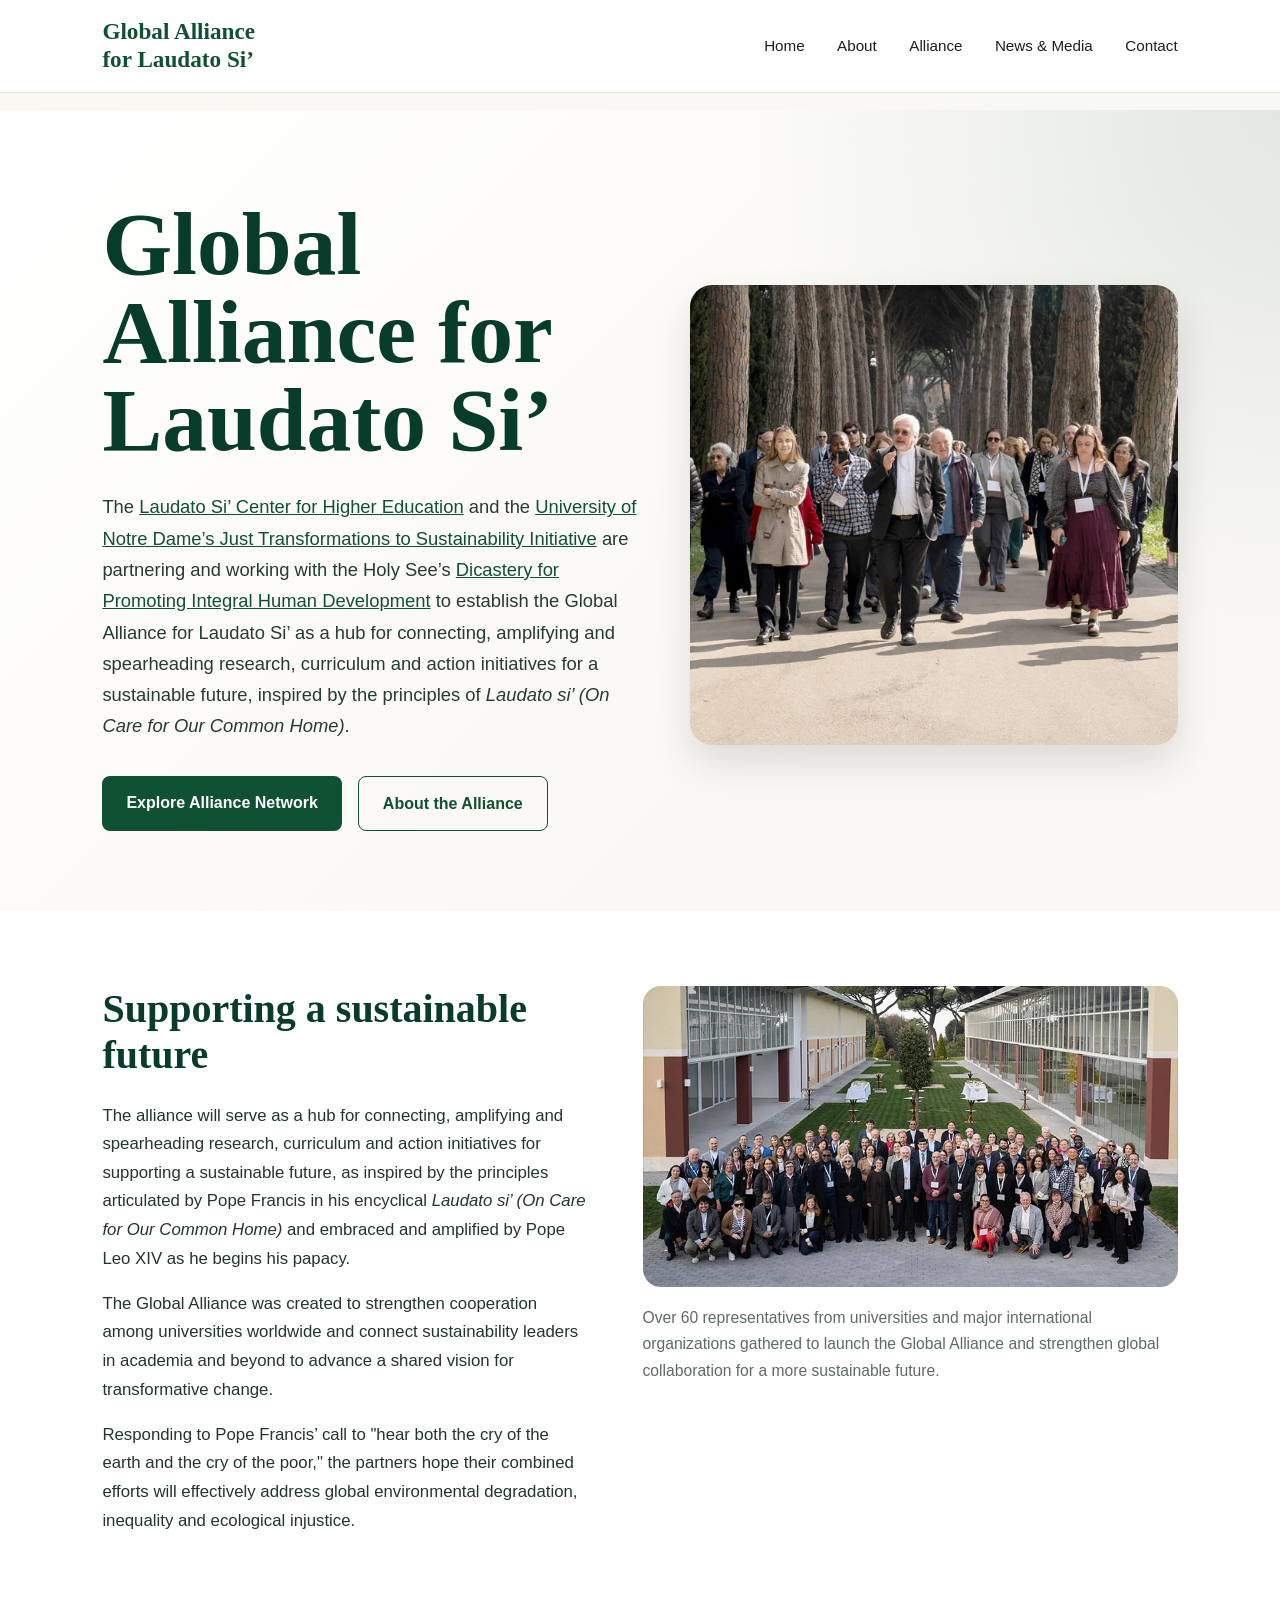
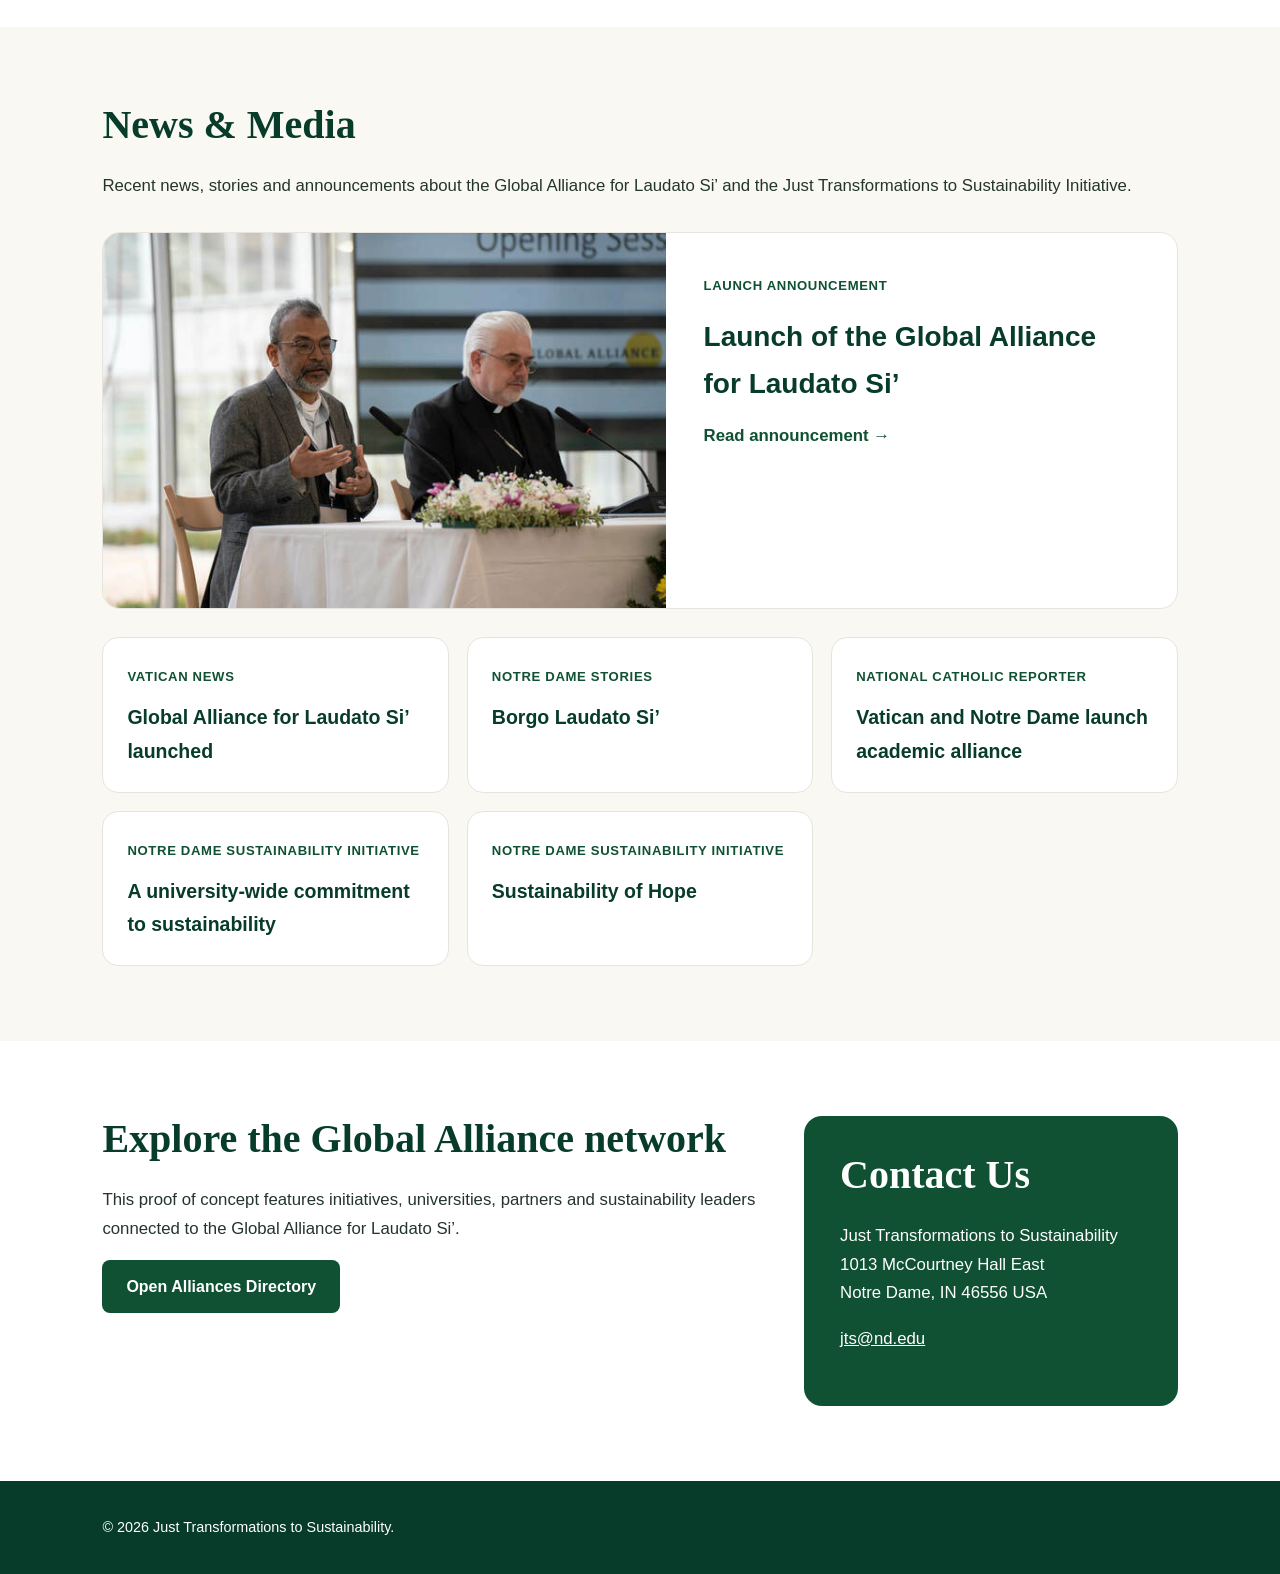
<file: index.html>
<!DOCTYPE html>
<html lang="en">
<head>
  <meta charset="UTF-8" />
  <meta name="viewport" content="width=device-width, initial-scale=1.0" />
  <title>Global Alliance for Laudato Si’</title>
  <link rel="stylesheet" href="assets/css/style.css" />
</head>

<body>
  <header class="site-header">
    <a class="logo" href="/">
      Global Alliance<br>for Laudato Si’
    </a>
    <nav>
      <a href="/">Home</a>
      <a href="#about">About</a>
      <a href="initiatives.html">Alliance</a>
      <a href="#news">News & Media</a>
      <a href="#contact">Contact</a>
    </nav>
  </header>

  <main>

    <section class="hero hero-split">
      <div class="hero-content">
        <div class="hero-text">
          <h1>Global Alliance for Laudato Si’</h1>

          
          
          <p>
            The
            <a href="https://www.laudatosi.va/" target="_blank" rel="noopener">Laudato Si’ Center for Higher Education</a>
            and the
            <a href="https://sustainabilityinitiative.nd.edu/" target="_blank" rel="noopener">University of Notre Dame’s Just Transformations to Sustainability Initiative</a>
            are partnering and working with the Holy See’s
            <a href="https://www.humandevelopment.va/en.html" target="_blank" rel="noopener">Dicastery for Promoting Integral Human Development</a>
            to establish the Global Alliance for Laudato Si’ as a hub for connecting,
            amplifying and spearheading research, curriculum and action initiatives for
            a sustainable future, inspired by the principles of
            <em>Laudato si’ (On Care for Our Common Home)</em>.
            </p>

          <div class="buttons">
            <a class="button" href="initiatives.html">Explore Alliance Network</a>
            <a class="button secondary" href="#about">About the Alliance</a>
          </div>
        </div>

        <div class="hero-image">
          <img src="assets/images/photo-walking-1200.webp"
               alt="Participants walking together at Borgo Laudato Si’">
        </div>
      </div>
    </section>

    <section id="about" class="section-white about-section">
      <div class="content about-grid">

        <div class="about-text">
          <h2>Supporting a sustainable future</h2>

          <p>
            The alliance will serve as a hub for connecting, amplifying and
            spearheading research, curriculum and action initiatives for supporting
            a sustainable future, as inspired by the principles articulated by Pope
            Francis in his encyclical <em>Laudato si’ (On Care for Our Common Home)</em>
            and embraced and amplified by Pope Leo XIV as he begins his papacy.
          </p>

          <p>
            The Global Alliance was created to strengthen cooperation among
            universities worldwide and connect sustainability leaders in academia
            and beyond to advance a shared vision for transformative change.
          </p>

          <p>
            Responding to Pope Francis’ call to "hear both the cry of the earth and
            the cry of the poor," the partners hope their combined efforts will
            effectively address global environmental degradation, inequality and
            ecological injustice.
          </p>
        </div>

        <div class="about-visual">
          <img src="assets/images/photo-borgo-group2-800.webp"
               alt="Representatives gathered for the launch of the Global Alliance for Laudato Si’">

          <p class="about-caption">
            Over 60 representatives from universities and major international
             organizations gathered to launch the Global Alliance and strengthen global
             collaboration for a more sustainable future.
          </p>
        </div>

      </div>
    </section>

    <section id="news">
      <div class="content">
        <h2>News & Media</h2>

        <p>
          Recent news, stories and announcements about the Global Alliance for Laudato Si’
          and the Just Transformations to Sustainability Initiative.
        </p>

        <a class="featured-news"
           href="https://sustainabilityinitiative.nd.edu/news-and-media/news/notre-dame-partners-with-vatican-to-establish-global-alliance-dedicated-to-integral-ecology-and-global-sustainability/"
           target="_blank"
           rel="noopener">

          <img src="assets/images/ale9255.jpg"
               alt="Opening session of the Global Alliance for Laudato Si’">

          <div>
            <span>Launch Announcement</span>
            <h3>Launch of the Global Alliance for Laudato Si’</h3>
            <p>Read announcement →</p>
          </div>
        </a>

        <div class="news-grid">

          <a class="news-card"
             href="https://www.vaticannews.va/en/vatican-city/news/2026-03/global-alliance-laudato-si-village-university-of-notre-dame.html"
             target="_blank"
             rel="noopener">
            <span>Vatican News</span>
            <h3>Global Alliance for Laudato Si’ launched</h3>
          </a>

          <a class="news-card"
             href="https://stories.nd.edu/stories/borgo/"
             target="_blank"
             rel="noopener">
            <span>Notre Dame Stories</span>
            <h3>Borgo Laudato Si’</h3>
          </a>

          <a class="news-card"
             href="https://www.ncronline.org/news/vatican-notre-dame-launch-academic-alliance-find-solutions-ecological-crises"
             target="_blank"
             rel="noopener">
            <span>National Catholic Reporter</span>
            <h3>Vatican and Notre Dame launch academic alliance</h3>
          </a>

          <a class="news-card"
             href="https://sustainabilityinitiative.nd.edu/news-and-media/news/a-university-wide-commitment-sustainability-in-research-and-practice-at-notre-dame/"
             target="_blank"
             rel="noopener">
            <span>Notre Dame Sustainability Initiative</span>
            <h3>A university-wide commitment to sustainability</h3>
          </a>

          <a class="news-card"
             href="https://sustainabilityinitiative.nd.edu/news-and-media/news/sustainability-of-hope-envisioning-a-new-horizon-for-planetary-flourishing/"
             target="_blank"
             rel="noopener">
            <span>Notre Dame Sustainability Initiative</span>
            <h3>Sustainability of Hope</h3>
          </a>

        </div>
      </div>
    </section>

    <section id="initiatives" class="section-white">
      <div class="content split">

        <div>
          <h2>Explore the Global Alliance network</h2>

          <p>
            This proof of concept features initiatives, universities, partners and
            sustainability leaders connected to the Global Alliance for Laudato Si’.
          </p>

          <a class="button" href="initiatives.html">
            Open Alliances Directory
          </a>
        </div>

        <div id="contact" class="contact-card">
          <h2>Contact Us</h2>

          <p>
            Just Transformations to Sustainability<br>
            1013 McCourtney Hall East<br>
            Notre Dame, IN 46556 USA
          </p>

          <p>
            <a href="mailto:jts@nd.edu">jts@nd.edu</a>
          </p>
        </div>

      </div>
    </section>

  </main>

  <footer>
    © 2026 Just Transformations to Sustainability.
  </footer>

</body>
</html>
</file>
<file: assets/css/style.css>
:root {
  --green: #0f5132;
  --green-dark: #073b2a;
  --cream: #faf8f3;
  --text: #1e1e1e;
  --muted: #5e6b63;
  --border: #e7e4dd;
  --white: #ffffff;
}

html {
  scroll-behavior: smooth;
  scroll-padding-top: 150px;
}

* {
  box-sizing: border-box;
}

body {
  margin: 0;
  font-family: Arial, sans-serif;
  color: var(--text);
  background: var(--cream);
  line-height: 1.7;
}

main {
  padding-top: 110px;
}

.site-header {
  background: rgba(255, 255, 255, 0.96);
  border-bottom: 1px solid var(--border);
  padding: 18px 8%;
  display: flex;
  justify-content: space-between;
  align-items: center;
  position: fixed;
  top: 0;
  left: 0;
  width: 100%;
  z-index: 9999;
  backdrop-filter: blur(8px);
}

.logo {
  font-family: Georgia, "Times New Roman", serif;
  font-size: 1.45rem;
  font-weight: bold;
  color: var(--green);
  line-height: 1.2;
  text-decoration: none;
}

nav a {
  margin-left: 28px;
  text-decoration: none;
  color: var(--text);
  font-size: 0.95rem;
}

nav a:hover {
  color: var(--green);
}

section {
  padding: 75px 8%;
  scroll-margin-top: 150px;
}

.section-white {
  background: var(--white);
}

.content {
  max-width: 1280px;
  margin: 0 auto;
}

.hero {
  padding: 90px 8% 80px;
  background:
    radial-gradient(circle at top right, rgba(15, 81, 50, 0.10), transparent 35%),
    linear-gradient(135deg, #ffffff 0%, var(--cream) 70%);
}

.hero-split .hero-content {
  max-width: 1120px;
  margin: 0 auto;
  display: grid;
  grid-template-columns: 1.05fr 0.95fr;
  gap: 48px;
  align-items: center;
}

.hero-text {
  max-width: 720px;
}

.hero-image img {
  width: 100%;
  height: 460px;
  object-fit: cover;
  display: block;
  border-radius: 22px;
  box-shadow: 0 18px 40px rgba(0,0,0,0.12);
}

h1 {
  font-family: Georgia, "Times New Roman", serif;
  font-size: clamp(3rem, 7vw, 5.7rem);
  line-height: 0.98;
  color: var(--green-dark);
  margin: 0 0 28px;
}

h2 {
  font-family: Georgia, "Times New Roman", serif;
  font-size: 2.5rem;
  line-height: 1.15;
  color: var(--green-dark);
  margin: 0 0 24px;
}

p {
  font-size: 1.05rem;
  color: #23352d;
}

.hero p,
.page-hero p {
  max-width: 820px;
  font-size: 1.15rem;
  color: #263b32;
  margin-bottom: 34px;
}

a {
  color: var(--green);
}

.buttons {
  display: flex;
  gap: 16px;
  flex-wrap: wrap;
}

.button {
  display: inline-block;
  padding: 13px 24px;
  border-radius: 8px;
  background: var(--green);
  color: white;
  text-decoration: none;
  font-weight: bold;
}

.button.secondary {
  background: transparent;
  color: var(--green);
  border: 1px solid var(--green);
}

.split {
  display: grid;
  grid-template-columns: 1.4fr 0.8fr;
  gap: 48px;
  align-items: start;
}

.contact-card {
  background: var(--green);
  color: white;
  padding: 36px;
  border-radius: 18px;
}

.contact-card h2,
.contact-card p,
.contact-card a {
  color: white;
}

.contact-card a {
  text-decoration: underline;
}

/* ---------- About ---------- */

.about-grid {
  display: grid;
  grid-template-columns: 0.95fr 1.05fr;
  gap: 56px;
  align-items: start;
}

.about-visual img {
  width: 100%;
  display: block;
  border-radius: 18px;
  object-fit: cover;
}

.about-caption {
  margin-top: 18px;
  font-size: 0.98rem;
  color: var(--muted);
}

/* ---------- News ---------- */

.news-grid {
  display: grid;
  grid-template-columns: repeat(3, 1fr);
  gap: 18px;
  margin-top: 28px;
}

.news-card,
.featured-news {
  text-decoration: none;
  color: var(--text);
}

.news-card {
  display: block;
  background: var(--white);
  border: 1px solid var(--border);
  border-radius: 16px;
  padding: 24px;
  transition: transform 0.2s ease, box-shadow 0.2s ease;
}

.news-card:hover,
.featured-news:hover {
  transform: translateY(-3px);
  box-shadow: 0 12px 28px rgba(0,0,0,0.08);
}

.news-card span,
.featured-news span {
  color: var(--green);
  font-size: 0.82rem;
  font-weight: 700;
  text-transform: uppercase;
  letter-spacing: 0.05em;
}

.news-card h3 {
  margin: 12px 0 0;
  font-size: 1.22rem;
  color: var(--green-dark);
}

.featured-news {
  display: grid;
  grid-template-columns: 1.1fr 1fr;
  margin-top: 32px;
  background: var(--white);
  border: 1px solid var(--border);
  border-radius: 18px;
  overflow: hidden;
  transition: transform 0.2s ease, box-shadow 0.2s ease;
}

.featured-news img {
  width: 100%;
  height: 100%;
  min-height: 340px;
  object-fit: cover;
}

.featured-news div {
  padding: 38px;
}

.featured-news h3 {
  margin: 14px 0;
  font-size: 1.75rem;
  color: var(--green-dark);
}

.featured-news p {
  margin: 0;
  font-weight: 700;
  color: var(--green);
}

/* ---------- Alliance / Initiatives page ---------- */

.page-hero {
  padding: 70px 8%;
  background: linear-gradient(135deg, #ffffff 0%, var(--cream) 80%);
}

.page-hero h1 {
  font-size: clamp(2.8rem, 6vw, 4.8rem);
}

.directory-section {
  padding-top: 40px;
}

.directory-controls {
  display: grid;
  grid-template-columns: 1fr;
  gap: 24px;
  margin-bottom: 32px;
}

.stats {
  display: grid;
  grid-template-columns: repeat(3, 1fr);
  gap: 18px;
}

.stats div {
  background: #ffffff;
  border: 1px solid var(--border);
  border-radius: 14px;
  padding: 22px 20px;
  text-align: center;
}

.stats strong {
  display: block;
  font-size: 2rem;
  line-height: 1;
  color: var(--green);
  margin-bottom: 8px;
}

.stats span {
  font-size: 0.95rem;
  color: var(--muted);
}

.filters {
  display: grid;
  grid-template-columns: 2fr 1fr 1fr;
  gap: 14px;
}

.filters input,
.filters select {
  width: 100%;
  min-height: 48px;
  padding: 12px 14px;
  border: 1px solid var(--border);
  border-radius: 10px;
  background: #ffffff;
  font-size: 0.95rem;
}

.map-legend {
  display: flex;
  flex-wrap: wrap;
  gap: 18px;
  margin: 10px 0 16px;
  color: var(--muted);
  font-size: 0.95rem;
}

.legend-dot {
  display: inline-block;
  width: 12px;
  height: 12px;
  border-radius: 50%;
  margin-right: 7px;
}

.alliance-dot {
  background: #0f5132;
}

.initiative-dot {
  background: #b66a00;
}

.map-instruction {
  margin: 28px 0 14px;
  background: #ffffff;
  border: 1px solid var(--border);
  border-radius: 14px;
  padding: 16px 20px;
  color: var(--muted);
  font-weight: 600;
}

.map-full {
  background: #ffffff;
  border: 1px solid var(--border);
  border-radius: 18px;
  overflow: hidden;
}

#map,
.map-full #map {
  width: 100%;
  height: 520px;
  border-radius: 18px;
  background: #e9efe9;
}

.selected-card {
  margin-top: 28px;
  background: #ffffff;
  border: 1px solid var(--border);
  border-radius: 18px;
  padding: 32px;
}

.selected-card > p {
  margin: 0;
  color: var(--muted);
}

.initiative-detail-card h2 {
  margin-top: 6px;
  margin-bottom: 14px;
}

.card-kicker {
  color: var(--green);
  font-size: 0.78rem;
  font-weight: 700;
  letter-spacing: 0.08em;
  text-transform: uppercase;
}

.initiative-meta {
  display: flex;
  flex-wrap: wrap;
  gap: 8px;
  margin-bottom: 24px;
}

.initiative-meta span {
  background: #f3f0e8;
  border: 1px solid var(--border);
  border-radius: 999px;
  padding: 6px 11px;
  font-size: 0.88rem;
  color: #23352d;
}

.detail-block {
  margin-top: 22px;
}

.detail-block h3 {
  margin: 0 0 6px;
  color: var(--green);
  font-size: 1rem;
}

.detail-block p {
  margin: 0;
}

.detail-button {
  margin-top: 26px;
}

.note {
  color: var(--muted);
  font-size: 0.9rem;
  margin-top: 14px;
}

/* ---------- Individual map markers ---------- */

.custom-marker {
  width: 18px;
  height: 18px;
  border-radius: 50%;
  border: 2px solid #ffffff;
  box-shadow: 0 2px 6px rgba(0,0,0,.25);
}

.custom-marker.alliance {
  background: #0f5132;
}

.custom-marker.initiative {
  background: #b66a00;
}

/* ---------- Neutral map clusters ---------- */

.neutral-cluster-wrapper {
  background: transparent !important;
}

.neutral-cluster {
  width: 38px;
  height: 38px;
  border-radius: 50%;
  background: #f8f6f1;
  border: 1px solid #d8d2c5;
  color: #23352d;
  font-weight: 700;
  font-size: 14px;
  line-height: 36px;
  text-align: center;
  box-shadow: 0 2px 6px rgba(0,0,0,.14);
}

/* ---------- Cluster list panel ---------- */

.cluster-list {
  display: grid;
  gap: 10px;
  margin-top: 18px;
}

.cluster-item {
  width: 100%;
  text-align: left;
  background: #ffffff;
  border: 1px solid var(--border);
  border-radius: 12px;
  padding: 14px 16px;
  cursor: pointer;
}

.cluster-item:hover {
  background: #faf8f3;
  border-color: var(--green);
}

.cluster-item strong {
  display: block;
  color: var(--green-dark);
  font-size: 1rem;
}

.cluster-item span {
  display: block;
  margin-top: 4px;
  color: var(--muted);
  font-size: 0.9rem;
}

footer {
  background: var(--green-dark);
  color: white;
  padding: 34px 8%;
  font-size: 0.9rem;
}

/* ---------- Responsive ---------- */

@media (max-width: 900px) {
  main {
    padding-top: 145px;
  }

  .site-header {
    align-items: flex-start;
    gap: 18px;
    flex-direction: column;
  }

  nav a {
    margin: 0 18px 0 0;
  }

.hero-split .hero-content,
.about-grid,
.split,
.featured-news,
.news-grid {
  grid-template-columns: 1fr;
}

  .hero-image img {
    height: 340px;
  }

  .stats,
  .filters {
    grid-template-columns: 1fr;
  }

  #map,
  .map-full #map {
    height: 480px;
  }

  section,
  .hero,
  .page-hero {
    padding-left: 6%;
    padding-right: 6%;
  }
}
.back-button{
    margin-bottom:18px;
    padding:8px 14px;
    border:1px solid var(--border);
    background:#fff;
    border-radius:8px;
    cursor:pointer;
    color:var(--green);
    font-weight:600;
}

.back-button:hover{
    background:#f7f7f7;
}
</file>
